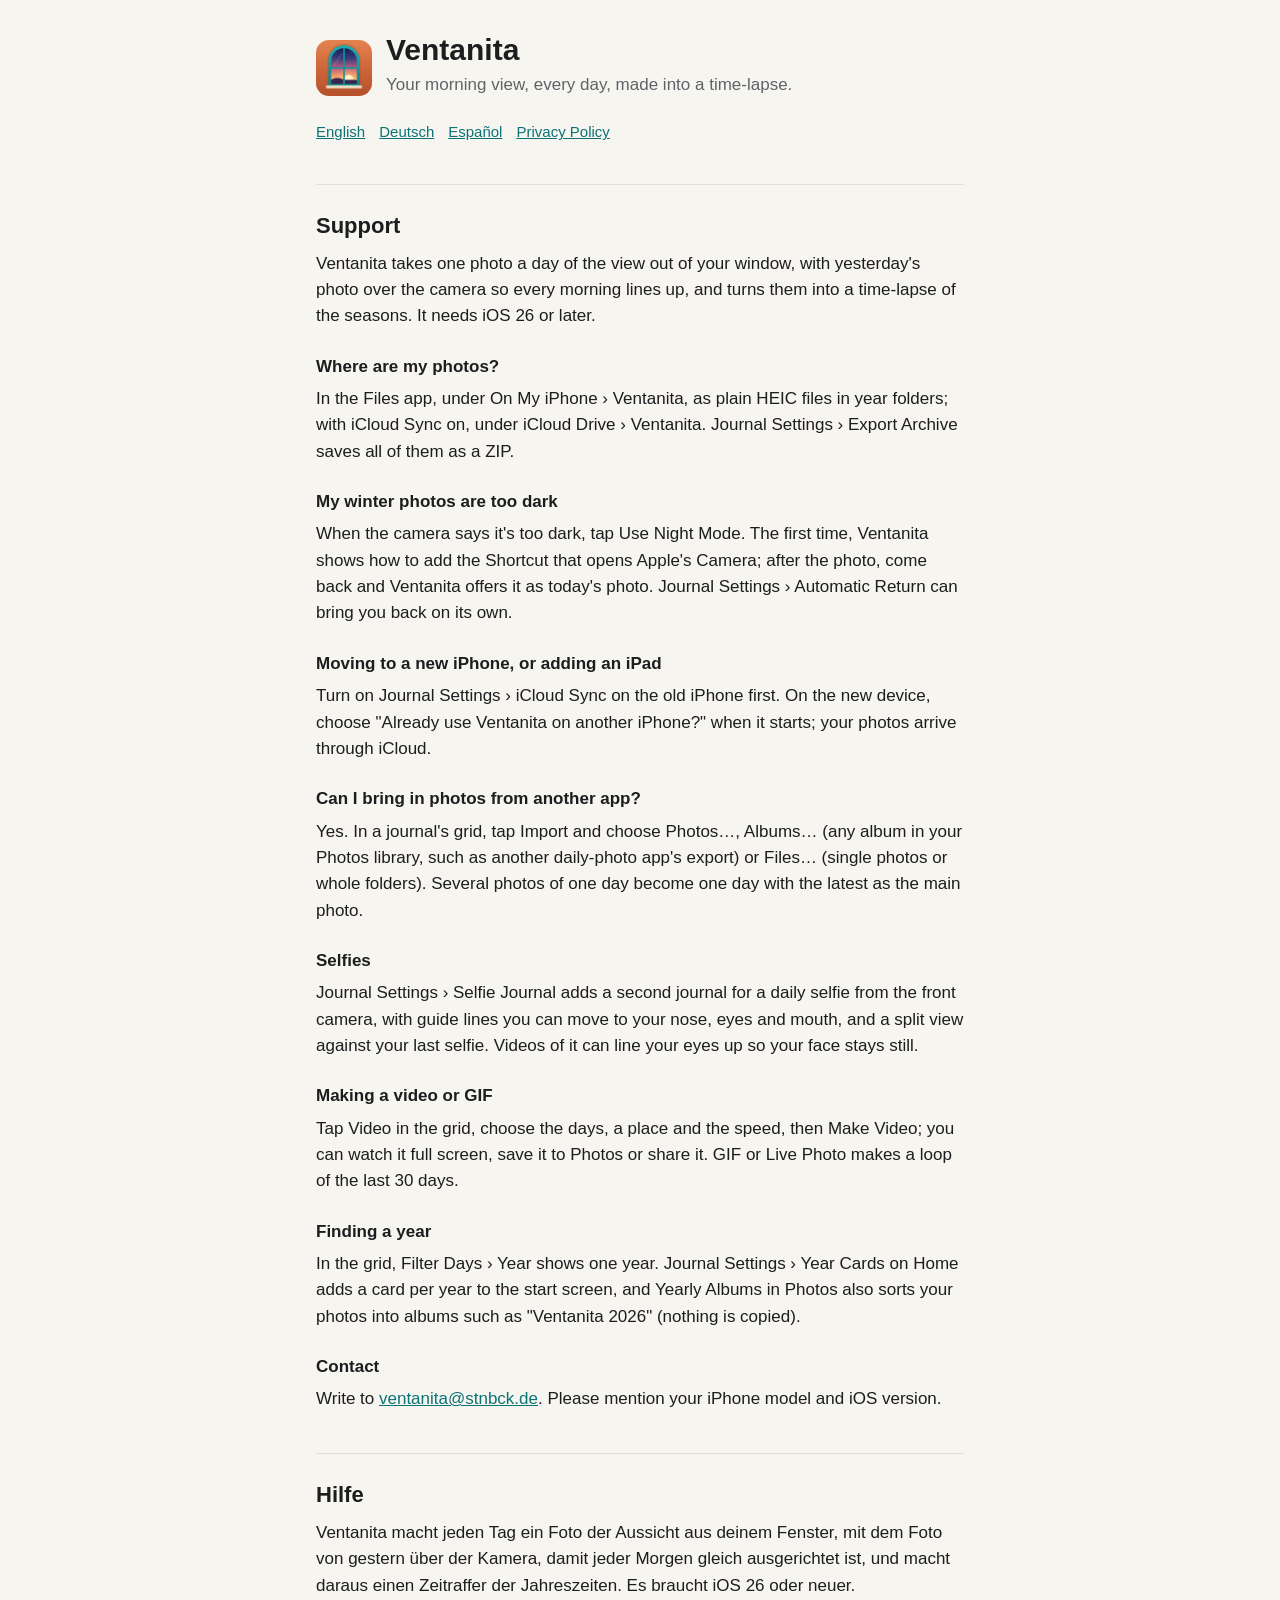
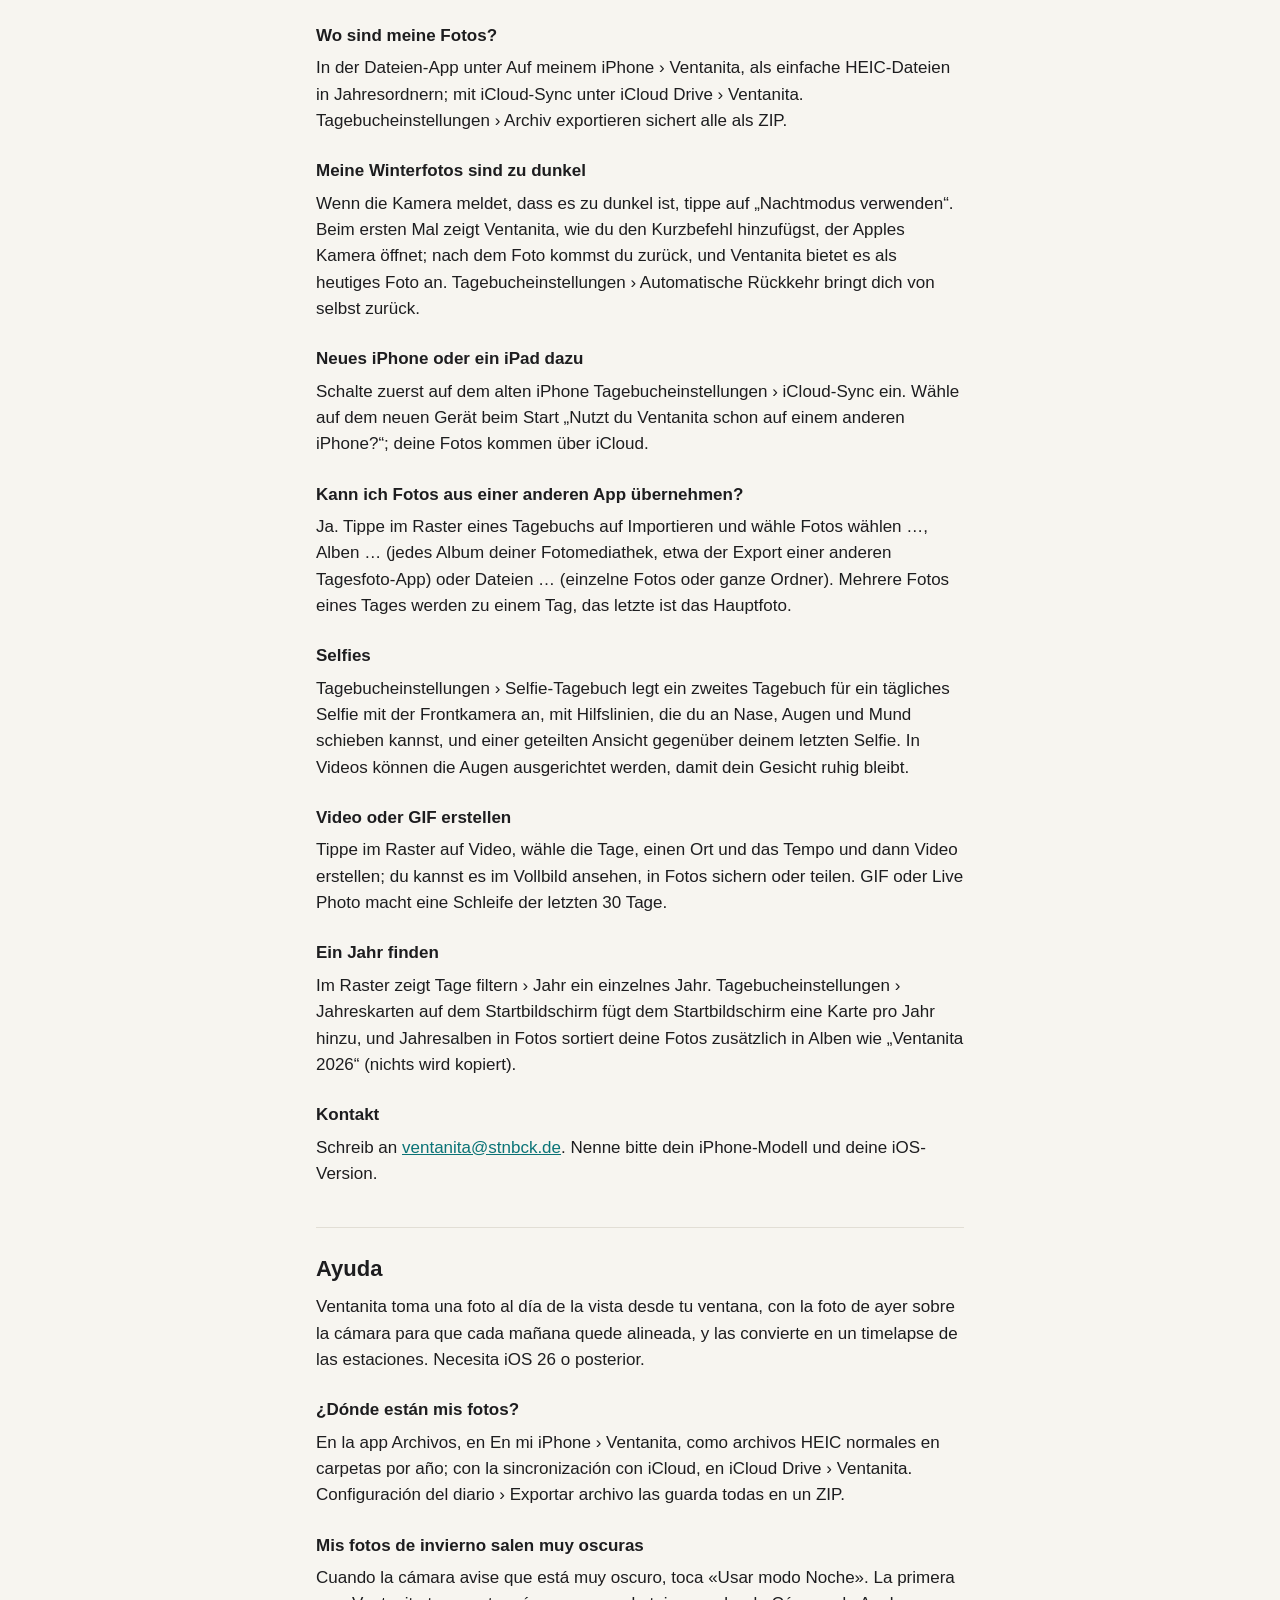
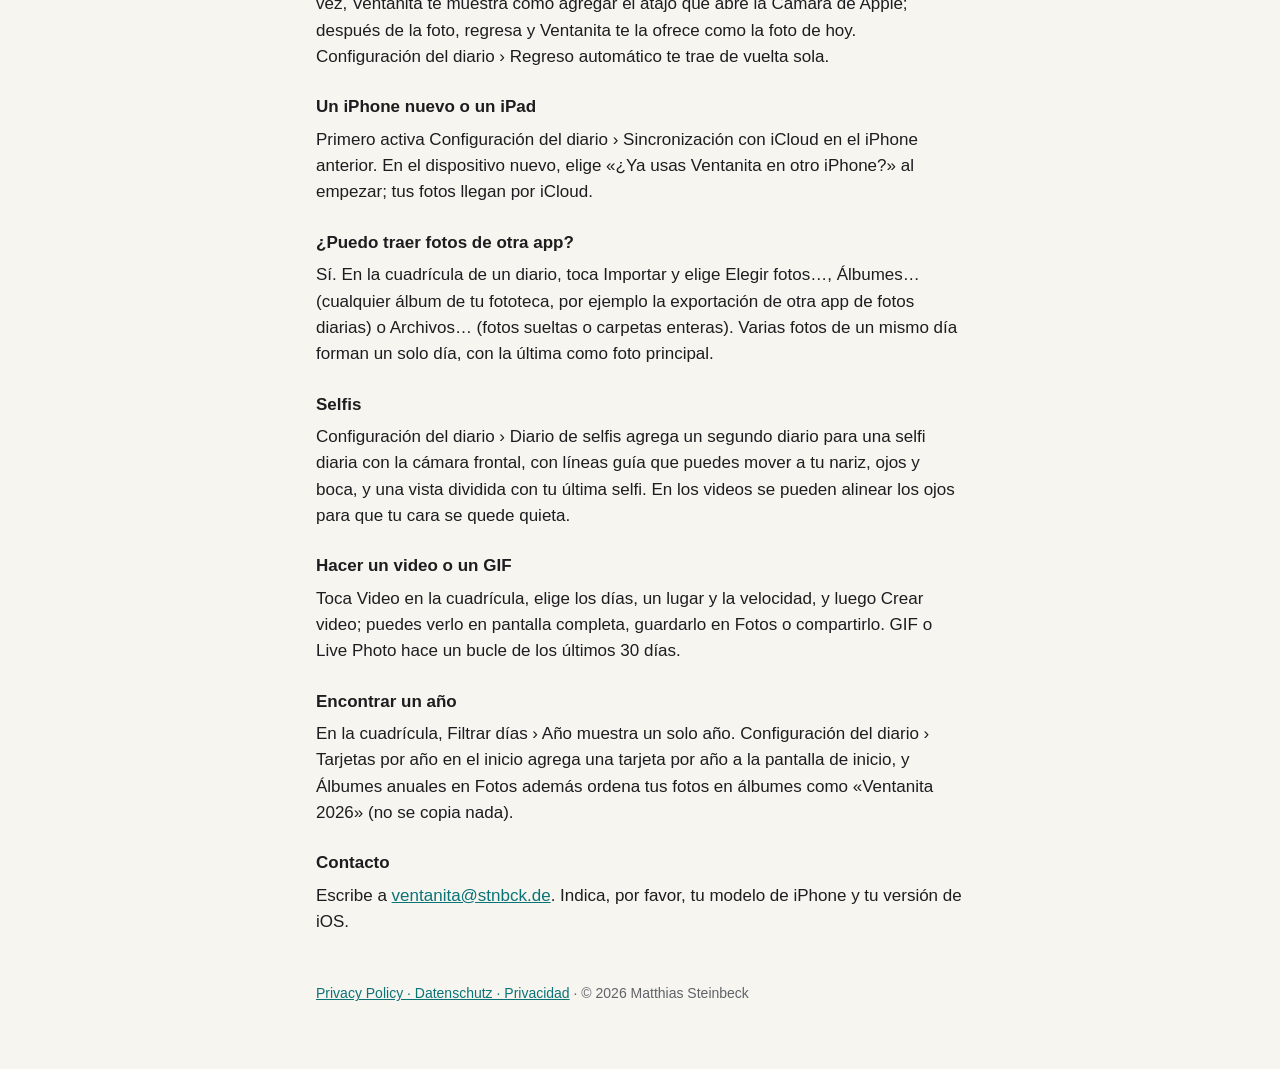
<file: index.html>
<!doctype html>
<html lang="en">
<head>
<meta charset="utf-8">
<meta name="viewport" content="width=device-width, initial-scale=1">
<title>Ventanita</title>
<meta name="description" content="Ventanita: a morning photo of the view out of your window, every day, made into a time-lapse. Support and questions.">
<link rel="stylesheet" href="style.css">
</head>
<body>
<main>
<header>
  <img src="icon.png" alt="">
  <div>
    <h1>Ventanita</h1>
    <p class="lead">Your morning view, every day, made into a time-lapse.</p>
  </div>
</header>
<nav class="lang"><a href="#en">English</a><a href="#de">Deutsch</a><a href="#es">Español</a><a href="privacy.html">Privacy Policy</a></nav>

<section id="en" lang="en">
<h2>Support</h2>
<p>Ventanita takes one photo a day of the view out of your window, with yesterday's photo over the camera so every morning lines up, and turns them into a time-lapse of the seasons. It needs iOS 26 or later.</p>

<h3>Where are my photos?</h3>
<p>In the Files app, under On My iPhone › Ventanita, as plain HEIC files in year folders; with iCloud Sync on, under iCloud Drive › Ventanita. Journal Settings › Export Archive saves all of them as a ZIP.</p>

<h3>My winter photos are too dark</h3>
<p>When the camera says it's too dark, tap Use Night Mode. The first time, Ventanita shows how to add the Shortcut that opens Apple's Camera; after the photo, come back and Ventanita offers it as today's photo. Journal Settings › Automatic Return can bring you back on its own.</p>

<h3>Moving to a new iPhone, or adding an iPad</h3>
<p>Turn on Journal Settings › iCloud Sync on the old iPhone first. On the new device, choose "Already use Ventanita on another iPhone?" when it starts; your photos arrive through iCloud.</p>

<h3>Can I bring in photos from another app?</h3>
<p>Yes. In a journal's grid, tap Import and choose Photos…, Albums… (any album in your Photos library, such as another daily-photo app's export) or Files… (single photos or whole folders). Several photos of one day become one day with the latest as the main photo.</p>

<h3>Selfies</h3>
<p>Journal Settings › Selfie Journal adds a second journal for a daily selfie from the front camera, with guide lines you can move to your nose, eyes and mouth, and a split view against your last selfie. Videos of it can line your eyes up so your face stays still.</p>

<h3>Making a video or GIF</h3>
<p>Tap Video in the grid, choose the days, a place and the speed, then Make Video; you can watch it full screen, save it to Photos or share it. GIF or Live Photo makes a loop of the last 30 days.</p>

<h3>Finding a year</h3>
<p>In the grid, Filter Days › Year shows one year. Journal Settings › Year Cards on Home adds a card per year to the start screen, and Yearly Albums in Photos also sorts your photos into albums such as "Ventanita 2026" (nothing is copied).</p>

<h3>Contact</h3>
<p>Write to <a href="mailto:ventanita@stnbck.de">ventanita@stnbck.de</a>. Please mention your iPhone model and iOS version.</p>
</section>

<section id="de" lang="de">
<h2>Hilfe</h2>
<p>Ventanita macht jeden Tag ein Foto der Aussicht aus deinem Fenster, mit dem Foto von gestern über der Kamera, damit jeder Morgen gleich ausgerichtet ist, und macht daraus einen Zeitraffer der Jahreszeiten. Es braucht iOS 26 oder neuer.</p>

<h3>Wo sind meine Fotos?</h3>
<p>In der Dateien-App unter Auf meinem iPhone › Ventanita, als einfache HEIC-Dateien in Jahresordnern; mit iCloud-Sync unter iCloud Drive › Ventanita. Tagebucheinstellungen › Archiv exportieren sichert alle als ZIP.</p>

<h3>Meine Winterfotos sind zu dunkel</h3>
<p>Wenn die Kamera meldet, dass es zu dunkel ist, tippe auf „Nachtmodus verwenden“. Beim ersten Mal zeigt Ventanita, wie du den Kurzbefehl hinzufügst, der Apples Kamera öffnet; nach dem Foto kommst du zurück, und Ventanita bietet es als heutiges Foto an. Tagebucheinstellungen › Automatische Rückkehr bringt dich von selbst zurück.</p>

<h3>Neues iPhone oder ein iPad dazu</h3>
<p>Schalte zuerst auf dem alten iPhone Tagebucheinstellungen › iCloud-Sync ein. Wähle auf dem neuen Gerät beim Start „Nutzt du Ventanita schon auf einem anderen iPhone?“; deine Fotos kommen über iCloud.</p>

<h3>Kann ich Fotos aus einer anderen App übernehmen?</h3>
<p>Ja. Tippe im Raster eines Tagebuchs auf Importieren und wähle Fotos wählen …, Alben … (jedes Album deiner Fotomediathek, etwa der Export einer anderen Tagesfoto-App) oder Dateien … (einzelne Fotos oder ganze Ordner). Mehrere Fotos eines Tages werden zu einem Tag, das letzte ist das Hauptfoto.</p>

<h3>Selfies</h3>
<p>Tagebucheinstellungen › Selfie-Tagebuch legt ein zweites Tagebuch für ein tägliches Selfie mit der Frontkamera an, mit Hilfslinien, die du an Nase, Augen und Mund schieben kannst, und einer geteilten Ansicht gegenüber deinem letzten Selfie. In Videos können die Augen ausgerichtet werden, damit dein Gesicht ruhig bleibt.</p>

<h3>Video oder GIF erstellen</h3>
<p>Tippe im Raster auf Video, wähle die Tage, einen Ort und das Tempo und dann Video erstellen; du kannst es im Vollbild ansehen, in Fotos sichern oder teilen. GIF oder Live Photo macht eine Schleife der letzten 30 Tage.</p>

<h3>Ein Jahr finden</h3>
<p>Im Raster zeigt Tage filtern › Jahr ein einzelnes Jahr. Tagebucheinstellungen › Jahreskarten auf dem Startbildschirm fügt dem Startbildschirm eine Karte pro Jahr hinzu, und Jahresalben in Fotos sortiert deine Fotos zusätzlich in Alben wie „Ventanita 2026“ (nichts wird kopiert).</p>

<h3>Kontakt</h3>
<p>Schreib an <a href="mailto:ventanita@stnbck.de">ventanita@stnbck.de</a>. Nenne bitte dein iPhone-Modell und deine iOS-Version.</p>
</section>

<section id="es" lang="es">
<h2>Ayuda</h2>
<p>Ventanita toma una foto al día de la vista desde tu ventana, con la foto de ayer sobre la cámara para que cada mañana quede alineada, y las convierte en un timelapse de las estaciones. Necesita iOS 26 o posterior.</p>

<h3>¿Dónde están mis fotos?</h3>
<p>En la app Archivos, en En mi iPhone › Ventanita, como archivos HEIC normales en carpetas por año; con la sincronización con iCloud, en iCloud Drive › Ventanita. Configuración del diario › Exportar archivo las guarda todas en un ZIP.</p>

<h3>Mis fotos de invierno salen muy oscuras</h3>
<p>Cuando la cámara avise que está muy oscuro, toca «Usar modo Noche». La primera vez, Ventanita te muestra cómo agregar el atajo que abre la Cámara de Apple; después de la foto, regresa y Ventanita te la ofrece como la foto de hoy. Configuración del diario › Regreso automático te trae de vuelta sola.</p>

<h3>Un iPhone nuevo o un iPad</h3>
<p>Primero activa Configuración del diario › Sincronización con iCloud en el iPhone anterior. En el dispositivo nuevo, elige «¿Ya usas Ventanita en otro iPhone?» al empezar; tus fotos llegan por iCloud.</p>

<h3>¿Puedo traer fotos de otra app?</h3>
<p>Sí. En la cuadrícula de un diario, toca Importar y elige Elegir fotos…, Álbumes… (cualquier álbum de tu fototeca, por ejemplo la exportación de otra app de fotos diarias) o Archivos… (fotos sueltas o carpetas enteras). Varias fotos de un mismo día forman un solo día, con la última como foto principal.</p>

<h3>Selfis</h3>
<p>Configuración del diario › Diario de selfis agrega un segundo diario para una selfi diaria con la cámara frontal, con líneas guía que puedes mover a tu nariz, ojos y boca, y una vista dividida con tu última selfi. En los videos se pueden alinear los ojos para que tu cara se quede quieta.</p>

<h3>Hacer un video o un GIF</h3>
<p>Toca Video en la cuadrícula, elige los días, un lugar y la velocidad, y luego Crear video; puedes verlo en pantalla completa, guardarlo en Fotos o compartirlo. GIF o Live Photo hace un bucle de los últimos 30 días.</p>

<h3>Encontrar un año</h3>
<p>En la cuadrícula, Filtrar días › Año muestra un solo año. Configuración del diario › Tarjetas por año en el inicio agrega una tarjeta por año a la pantalla de inicio, y Álbumes anuales en Fotos además ordena tus fotos en álbumes como «Ventanita 2026» (no se copia nada).</p>

<h3>Contacto</h3>
<p>Escribe a <a href="mailto:ventanita@stnbck.de">ventanita@stnbck.de</a>. Indica, por favor, tu modelo de iPhone y tu versión de iOS.</p>
</section>

<footer><a href="privacy.html">Privacy Policy · Datenschutz · Privacidad</a> · © 2026 Matthias Steinbeck</footer>
</main>
</body>
</html>
</file>
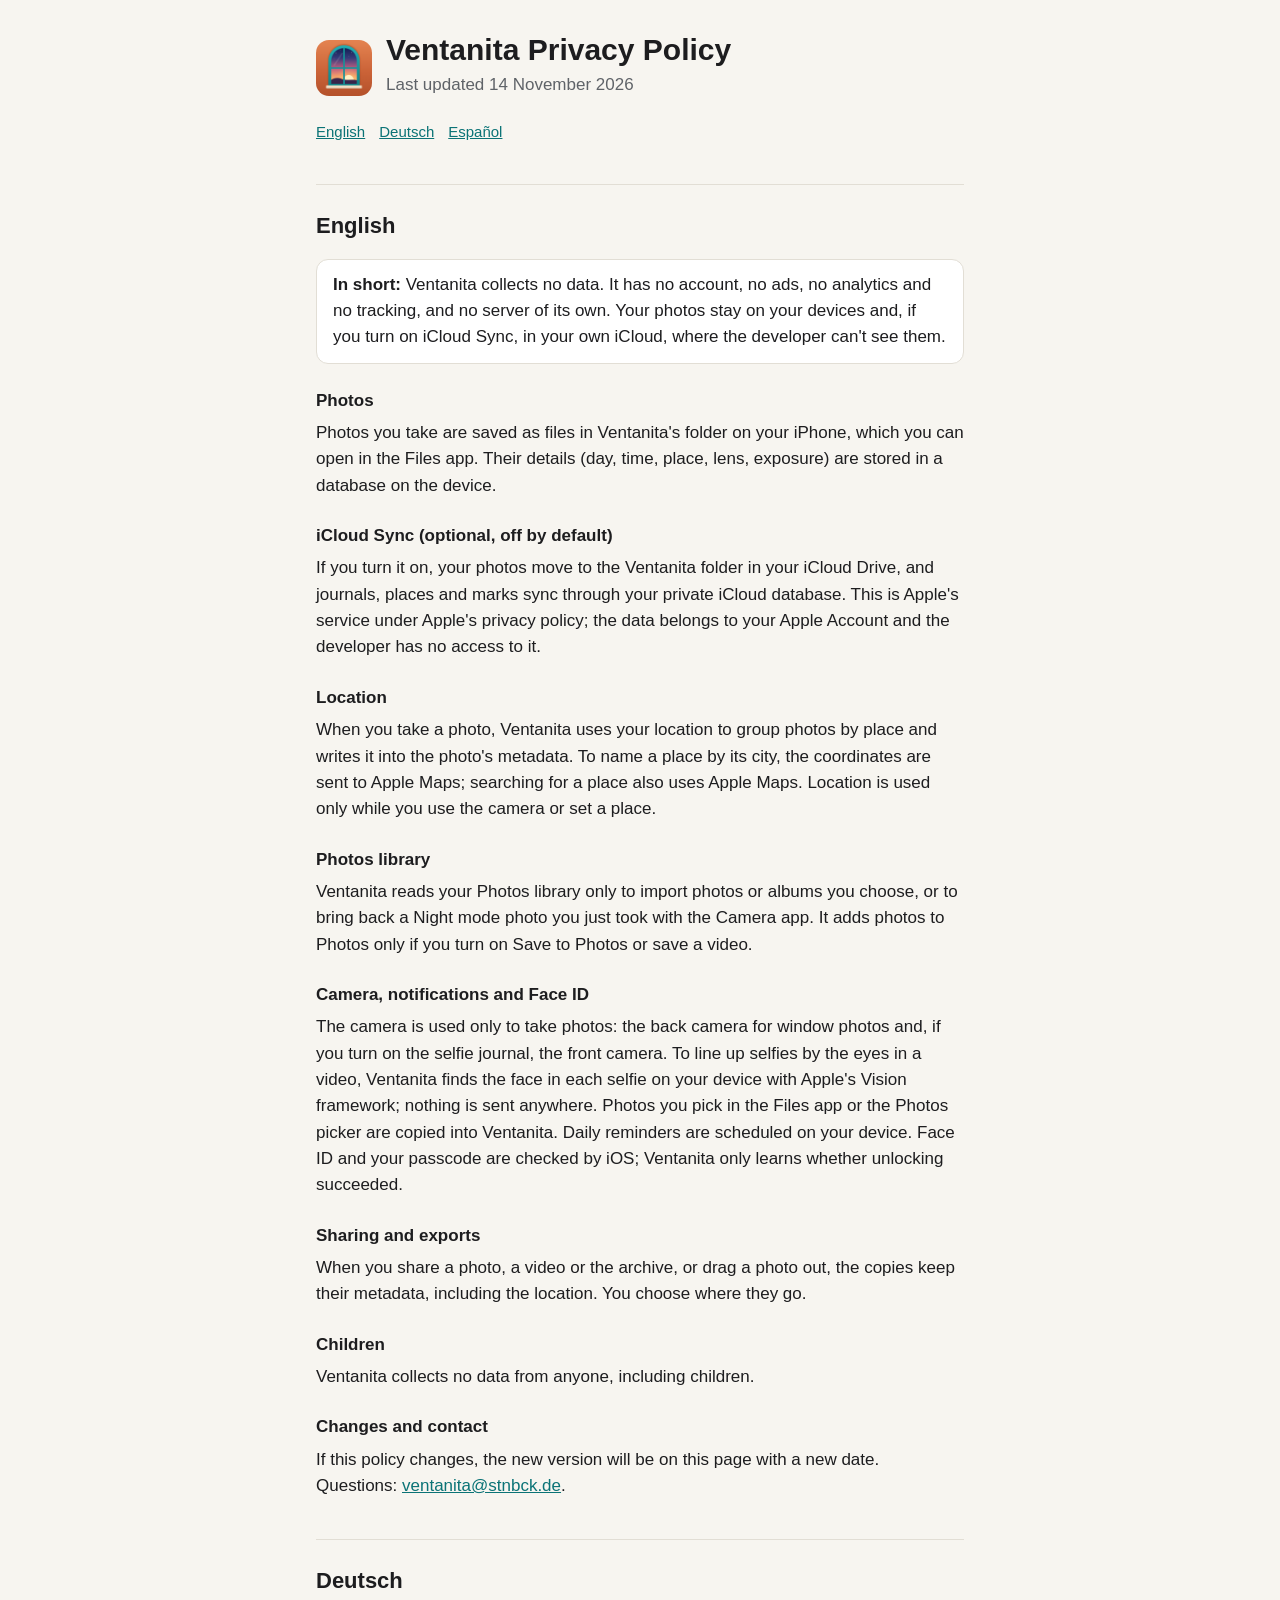
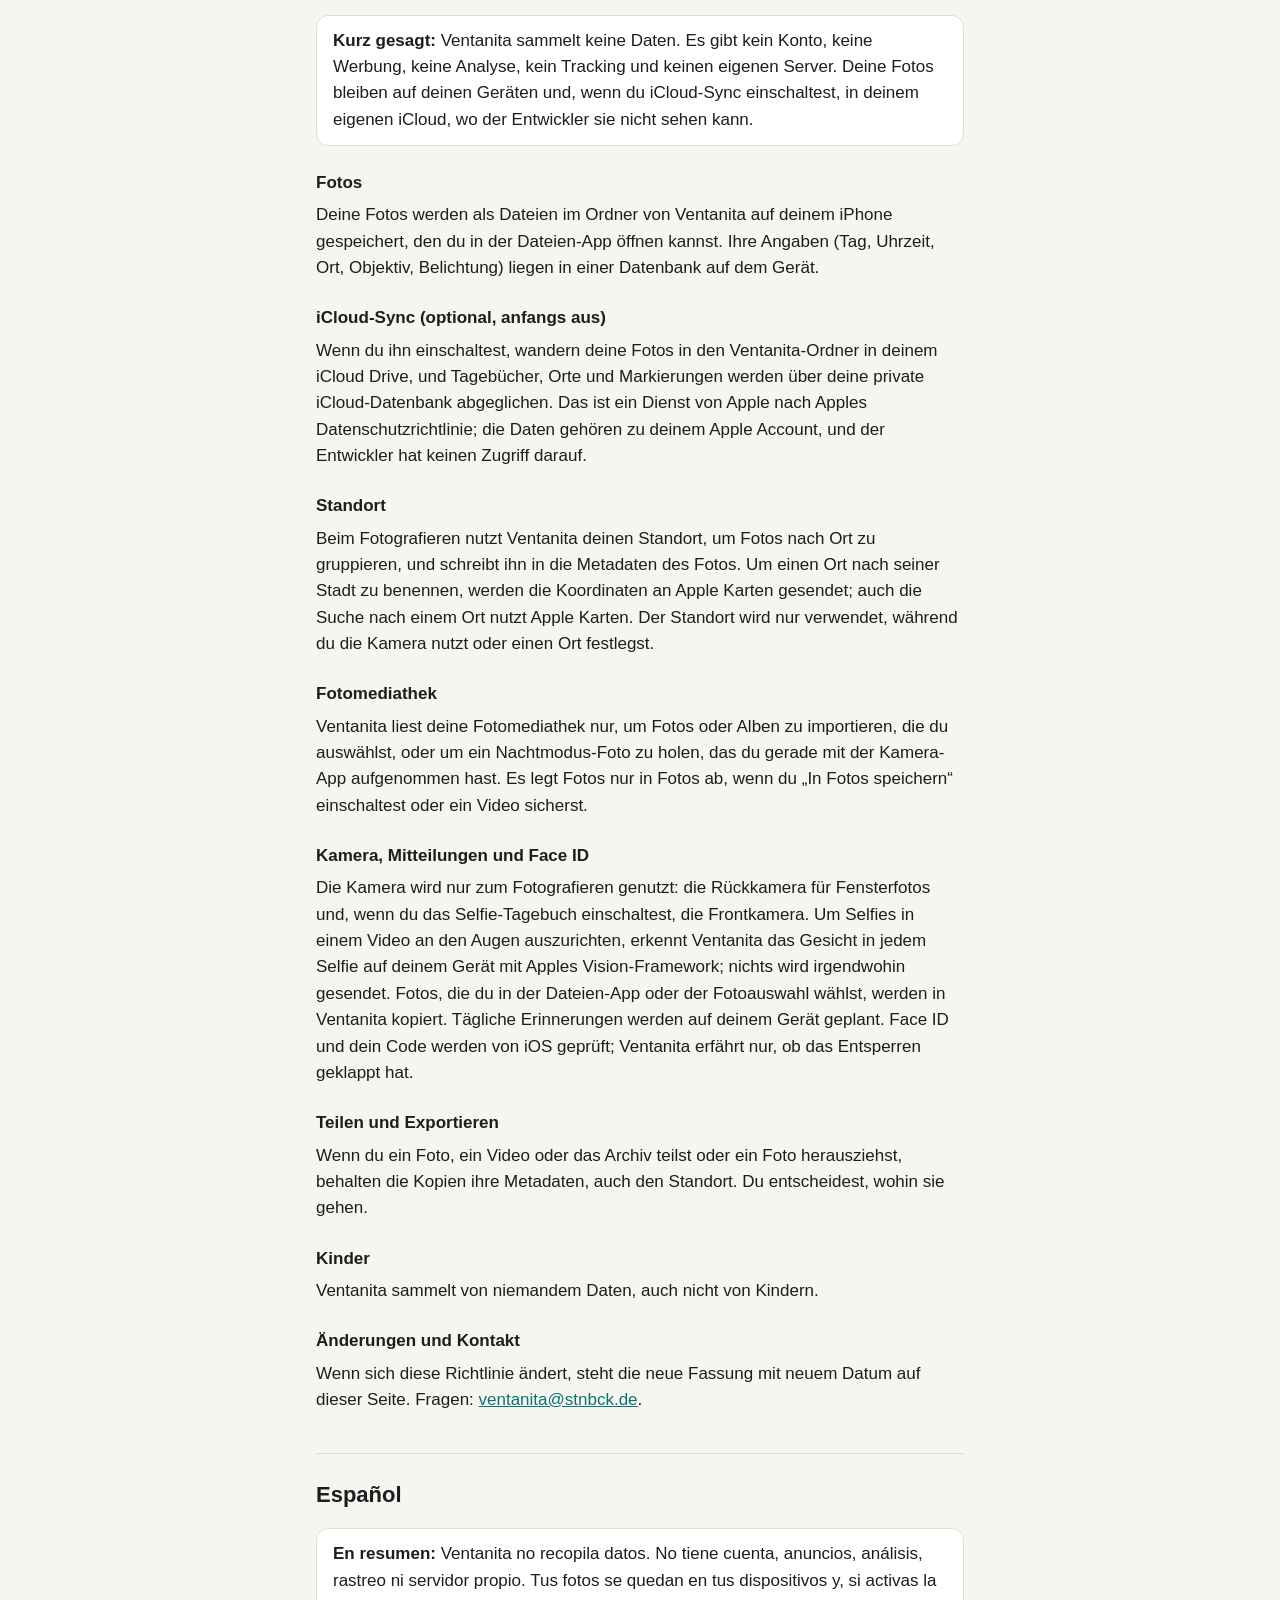
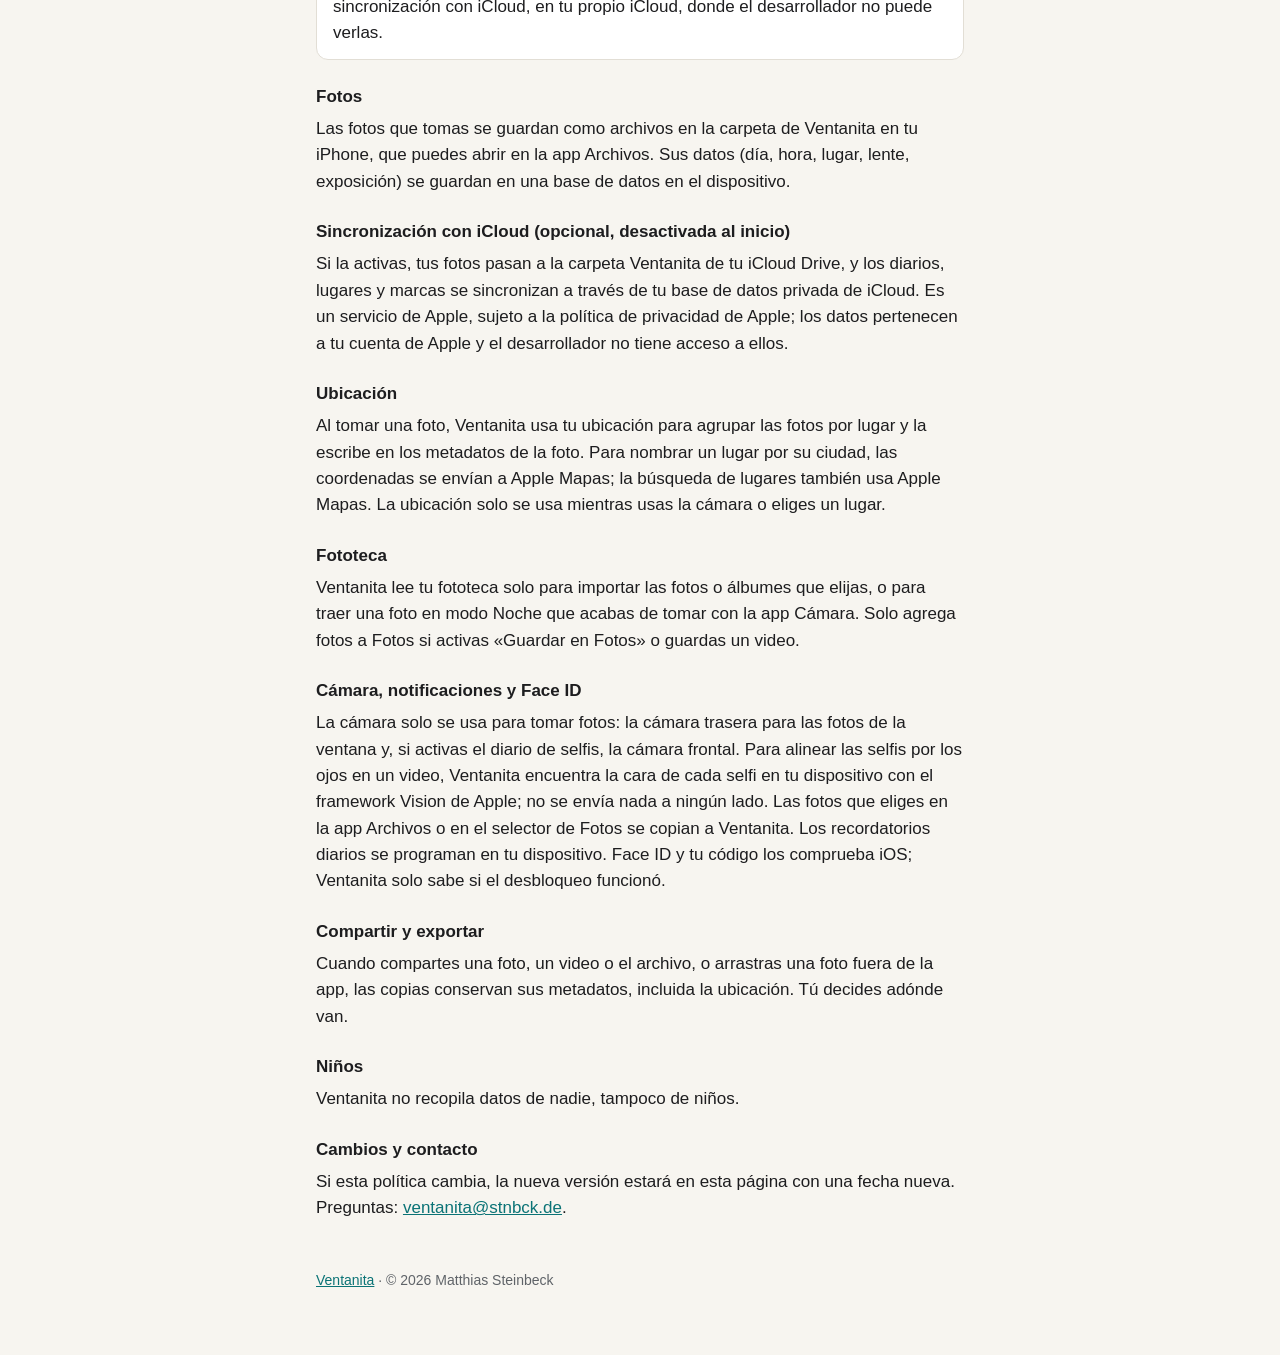
<file: privacy.html>
<!doctype html>
<html lang="en">
<head>
<meta charset="utf-8">
<meta name="viewport" content="width=device-width, initial-scale=1">
<title>Ventanita Privacy Policy</title>
<meta name="description" content="Ventanita collects no data. Your photos stay on your devices and in your own iCloud.">
<link rel="stylesheet" href="style.css">
</head>
<body>
<main>
<header>
  <img src="icon.png" alt="">
  <div>
    <h1>Ventanita Privacy Policy</h1>
    <p class="lead">Last updated 14 November 2026</p>
  </div>
</header>
<nav class="lang"><a href="#en">English</a><a href="#de">Deutsch</a><a href="#es">Español</a></nav>

<section id="en" lang="en">
<h2>English</h2>
<div class="card"><strong>In short:</strong> Ventanita collects no data. It has no account, no ads, no analytics and no tracking, and no server of its own. Your photos stay on your devices and, if you turn on iCloud Sync, in your own iCloud, where the developer can't see them.</div>

<h3>Photos</h3>
<p>Photos you take are saved as files in Ventanita's folder on your iPhone, which you can open in the Files app. Their details (day, time, place, lens, exposure) are stored in a database on the device.</p>

<h3>iCloud Sync (optional, off by default)</h3>
<p>If you turn it on, your photos move to the Ventanita folder in your iCloud Drive, and journals, places and marks sync through your private iCloud database. This is Apple's service under Apple's privacy policy; the data belongs to your Apple Account and the developer has no access to it.</p>

<h3>Location</h3>
<p>When you take a photo, Ventanita uses your location to group photos by place and writes it into the photo's metadata. To name a place by its city, the coordinates are sent to Apple Maps; searching for a place also uses Apple Maps. Location is used only while you use the camera or set a place.</p>

<h3>Photos library</h3>
<p>Ventanita reads your Photos library only to import photos or albums you choose, or to bring back a Night mode photo you just took with the Camera app. It adds photos to Photos only if you turn on Save to Photos or save a video.</p>

<h3>Camera, notifications and Face ID</h3>
<p>The camera is used only to take photos: the back camera for window photos and, if you turn on the selfie journal, the front camera. To line up selfies by the eyes in a video, Ventanita finds the face in each selfie on your device with Apple's Vision framework; nothing is sent anywhere. Photos you pick in the Files app or the Photos picker are copied into Ventanita. Daily reminders are scheduled on your device. Face ID and your passcode are checked by iOS; Ventanita only learns whether unlocking succeeded.</p>

<h3>Sharing and exports</h3>
<p>When you share a photo, a video or the archive, or drag a photo out, the copies keep their metadata, including the location. You choose where they go.</p>


<h3>Children</h3>
<p>Ventanita collects no data from anyone, including children.</p>

<h3>Changes and contact</h3>
<p>If this policy changes, the new version will be on this page with a new date. Questions: <a href="mailto:ventanita@stnbck.de">ventanita@stnbck.de</a>.</p>
</section>

<section id="de" lang="de">
<h2>Deutsch</h2>
<div class="card"><strong>Kurz gesagt:</strong> Ventanita sammelt keine Daten. Es gibt kein Konto, keine Werbung, keine Analyse, kein Tracking und keinen eigenen Server. Deine Fotos bleiben auf deinen Geräten und, wenn du iCloud-Sync einschaltest, in deinem eigenen iCloud, wo der Entwickler sie nicht sehen kann.</div>

<h3>Fotos</h3>
<p>Deine Fotos werden als Dateien im Ordner von Ventanita auf deinem iPhone gespeichert, den du in der Dateien-App öffnen kannst. Ihre Angaben (Tag, Uhrzeit, Ort, Objektiv, Belichtung) liegen in einer Datenbank auf dem Gerät.</p>

<h3>iCloud-Sync (optional, anfangs aus)</h3>
<p>Wenn du ihn einschaltest, wandern deine Fotos in den Ventanita-Ordner in deinem iCloud Drive, und Tagebücher, Orte und Markierungen werden über deine private iCloud-Datenbank abgeglichen. Das ist ein Dienst von Apple nach Apples Datenschutzrichtlinie; die Daten gehören zu deinem Apple Account, und der Entwickler hat keinen Zugriff darauf.</p>

<h3>Standort</h3>
<p>Beim Fotografieren nutzt Ventanita deinen Standort, um Fotos nach Ort zu gruppieren, und schreibt ihn in die Metadaten des Fotos. Um einen Ort nach seiner Stadt zu benennen, werden die Koordinaten an Apple Karten gesendet; auch die Suche nach einem Ort nutzt Apple Karten. Der Standort wird nur verwendet, während du die Kamera nutzt oder einen Ort festlegst.</p>

<h3>Fotomediathek</h3>
<p>Ventanita liest deine Fotomediathek nur, um Fotos oder Alben zu importieren, die du auswählst, oder um ein Nachtmodus-Foto zu holen, das du gerade mit der Kamera-App aufgenommen hast. Es legt Fotos nur in Fotos ab, wenn du „In Fotos speichern“ einschaltest oder ein Video sicherst.</p>

<h3>Kamera, Mitteilungen und Face ID</h3>
<p>Die Kamera wird nur zum Fotografieren genutzt: die Rückkamera für Fensterfotos und, wenn du das Selfie-Tagebuch einschaltest, die Frontkamera. Um Selfies in einem Video an den Augen auszurichten, erkennt Ventanita das Gesicht in jedem Selfie auf deinem Gerät mit Apples Vision-Framework; nichts wird irgendwohin gesendet. Fotos, die du in der Dateien-App oder der Fotoauswahl wählst, werden in Ventanita kopiert. Tägliche Erinnerungen werden auf deinem Gerät geplant. Face ID und dein Code werden von iOS geprüft; Ventanita erfährt nur, ob das Entsperren geklappt hat.</p>

<h3>Teilen und Exportieren</h3>
<p>Wenn du ein Foto, ein Video oder das Archiv teilst oder ein Foto herausziehst, behalten die Kopien ihre Metadaten, auch den Standort. Du entscheidest, wohin sie gehen.</p>

<h3>Kinder</h3>
<p>Ventanita sammelt von niemandem Daten, auch nicht von Kindern.</p>

<h3>Änderungen und Kontakt</h3>
<p>Wenn sich diese Richtlinie ändert, steht die neue Fassung mit neuem Datum auf dieser Seite. Fragen: <a href="mailto:ventanita@stnbck.de">ventanita@stnbck.de</a>.</p>
</section>

<section id="es" lang="es">
<h2>Español</h2>
<div class="card"><strong>En resumen:</strong> Ventanita no recopila datos. No tiene cuenta, anuncios, análisis, rastreo ni servidor propio. Tus fotos se quedan en tus dispositivos y, si activas la sincronización con iCloud, en tu propio iCloud, donde el desarrollador no puede verlas.</div>

<h3>Fotos</h3>
<p>Las fotos que tomas se guardan como archivos en la carpeta de Ventanita en tu iPhone, que puedes abrir en la app Archivos. Sus datos (día, hora, lugar, lente, exposición) se guardan en una base de datos en el dispositivo.</p>

<h3>Sincronización con iCloud (opcional, desactivada al inicio)</h3>
<p>Si la activas, tus fotos pasan a la carpeta Ventanita de tu iCloud Drive, y los diarios, lugares y marcas se sincronizan a través de tu base de datos privada de iCloud. Es un servicio de Apple, sujeto a la política de privacidad de Apple; los datos pertenecen a tu cuenta de Apple y el desarrollador no tiene acceso a ellos.</p>

<h3>Ubicación</h3>
<p>Al tomar una foto, Ventanita usa tu ubicación para agrupar las fotos por lugar y la escribe en los metadatos de la foto. Para nombrar un lugar por su ciudad, las coordenadas se envían a Apple Mapas; la búsqueda de lugares también usa Apple Mapas. La ubicación solo se usa mientras usas la cámara o eliges un lugar.</p>

<h3>Fototeca</h3>
<p>Ventanita lee tu fototeca solo para importar las fotos o álbumes que elijas, o para traer una foto en modo Noche que acabas de tomar con la app Cámara. Solo agrega fotos a Fotos si activas «Guardar en Fotos» o guardas un video.</p>

<h3>Cámara, notificaciones y Face ID</h3>
<p>La cámara solo se usa para tomar fotos: la cámara trasera para las fotos de la ventana y, si activas el diario de selfis, la cámara frontal. Para alinear las selfis por los ojos en un video, Ventanita encuentra la cara de cada selfi en tu dispositivo con el framework Vision de Apple; no se envía nada a ningún lado. Las fotos que eliges en la app Archivos o en el selector de Fotos se copian a Ventanita. Los recordatorios diarios se programan en tu dispositivo. Face ID y tu código los comprueba iOS; Ventanita solo sabe si el desbloqueo funcionó.</p>

<h3>Compartir y exportar</h3>
<p>Cuando compartes una foto, un video o el archivo, o arrastras una foto fuera de la app, las copias conservan sus metadatos, incluida la ubicación. Tú decides adónde van.</p>

<h3>Niños</h3>
<p>Ventanita no recopila datos de nadie, tampoco de niños.</p>

<h3>Cambios y contacto</h3>
<p>Si esta política cambia, la nueva versión estará en esta página con una fecha nueva. Preguntas: <a href="mailto:ventanita@stnbck.de">ventanita@stnbck.de</a>.</p>
</section>

<footer><a href="index.html">Ventanita</a> · © 2026 Matthias Steinbeck</footer>
</main>
</body>
</html>
</file>
<file: style.css>
:root {
  --bg: #f7f5f0;
  --text: #1d1d1f;
  --muted: #5f6368;
  --accent: #0b7376;
  --rule: #e2ded5;
  --card: #ffffff;
}
@media (prefers-color-scheme: dark) {
  :root {
    --bg: #121416;
    --text: #f2f2f2;
    --muted: #a8adb3;
    --accent: #25ced1;
    --rule: #2c3034;
    --card: #1b1e21;
  }
}
* { box-sizing: border-box; }
body {
  margin: 0;
  background: var(--bg);
  color: var(--text);
  font: 17px/1.55 -apple-system, BlinkMacSystemFont, "Segoe UI", Helvetica, Arial, sans-serif;
}
main { max-width: 680px; margin: 0 auto; padding: 32px 16px 64px; }
header { display: flex; align-items: center; gap: 14px; margin-bottom: 8px; }
header img { width: 56px; height: 56px; border-radius: 13px; }
h1 { font-size: 30px; line-height: 1.2; margin: 0; }
h2 { font-size: 22px; margin: 40px 0 8px; padding-top: 24px; border-top: 1px solid var(--rule); }
h3 { font-size: 17px; margin: 24px 0 4px; }
p, li { margin: 6px 0; }
ul { padding-left: 20px; }
a { color: var(--accent); }
.lead { color: var(--muted); margin-top: 4px; }
.lang { display: flex; gap: 14px; flex-wrap: wrap; margin: 16px 0 0; font-size: 15px; }
.card { background: var(--card); border: 1px solid var(--rule); border-radius: 12px; padding: 12px 16px; margin: 16px 0; }
footer { margin-top: 48px; color: var(--muted); font-size: 14px; }
</file>
